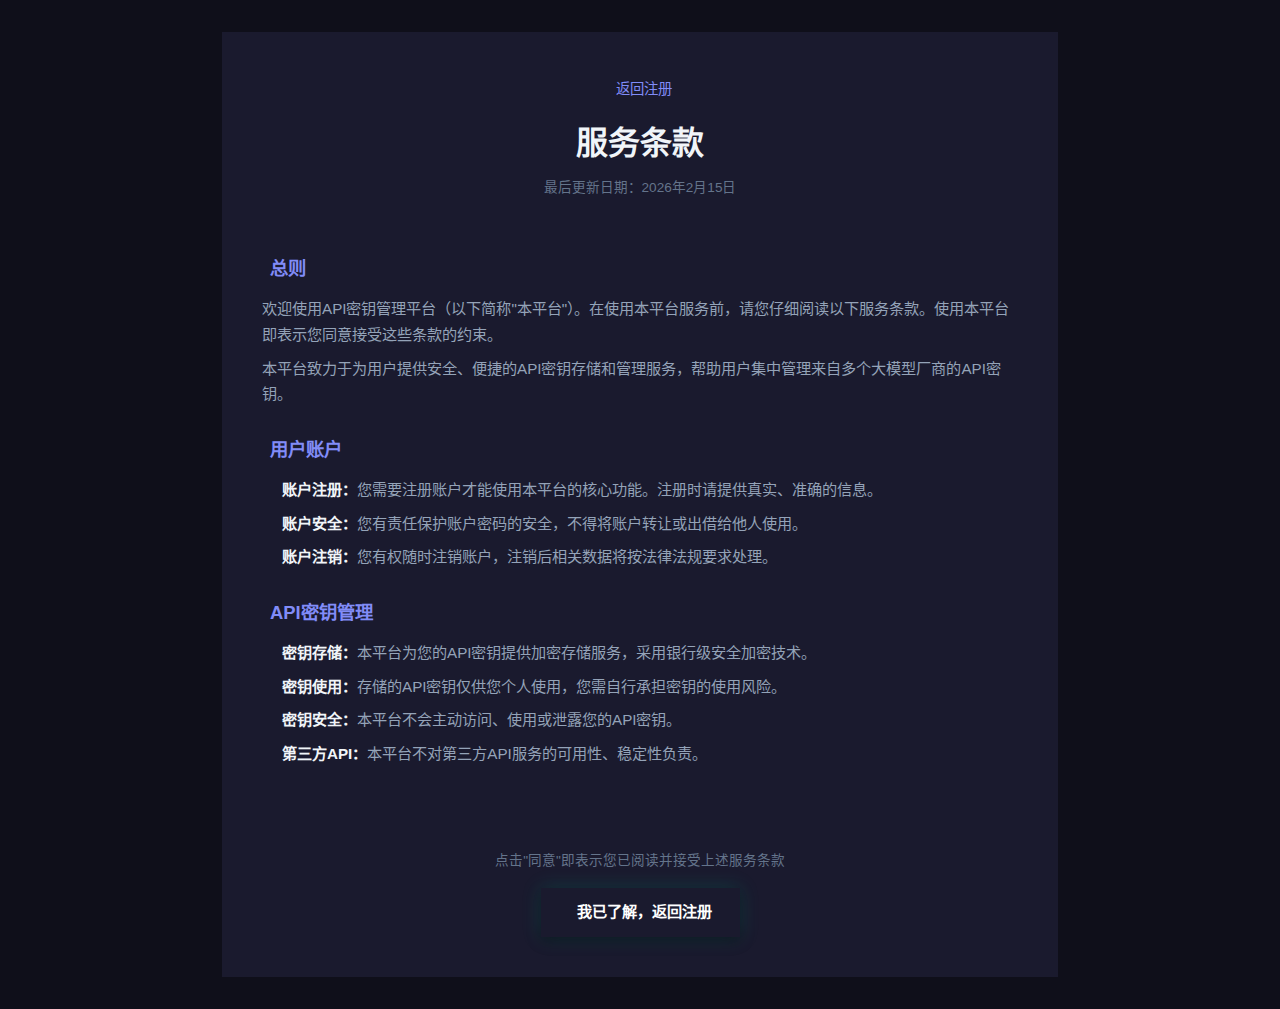
<file: terms.html>
<!DOCTYPE html>
<html lang="zh-CN">
<head>
    <meta charset="UTF-8">
    <meta name="viewport" content="width=device-width, initial-scale=1.0">
    <title>服务条款 - API密钥管理平台</title>
    <link rel="stylesheet" href="css/style.css">
    <link rel="stylesheet" href="css/terms.css">
    <script src="https://registry.npmmirror.com/lucide/latest/files/dist/umd/lucide.min.js"></script>
</head>
<body>
    <div class="terms-container">
        <div class="terms-card">
            <div class="terms-header">
                <a href="register_v2.html" class="back-link">
                    <i data-lucide="arrow-left"></i>
                    <span>返回注册</span>
                </a>
                <h1>服务条款</h1>
                <p class="update-date">最后更新日期：2026年2月15日</p>
            </div>

            <div class="terms-content">
                <section class="terms-section">
                    <h2><i data-lucide="file-text"></i> 总则</h2>
                    <p>欢迎使用API密钥管理平台（以下简称"本平台"）。在使用本平台服务前，请您仔细阅读以下服务条款。使用本平台即表示您同意接受这些条款的约束。</p>
                    <p>本平台致力于为用户提供安全、便捷的API密钥存储和管理服务，帮助用户集中管理来自多个大模型厂商的API密钥。</p>
                </section>

                <section class="terms-section">
                    <h2><i data-lucide="user"></i> 用户账户</h2>
                    <ul>
                        <li><strong>账户注册：</strong>您需要注册账户才能使用本平台的核心功能。注册时请提供真实、准确的信息。</li>
                        <li><strong>账户安全：</strong>您有责任保护账户密码的安全，不得将账户转让或出借给他人使用。</li>
                        <li><strong>账户注销：</strong>您有权随时注销账户，注销后相关数据将按法律法规要求处理。</li>
                    </ul>
                </section>

                <section class="terms-section">
                    <h2><i data-lucide="key"></i> API密钥管理</h2>
                    <ul>
                        <li><strong>密钥存储：</strong>本平台为您的API密钥提供加密存储服务，采用银行级安全加密技术。</li>
                        <li><strong>密钥使用：</strong>存储的API密钥仅供您个人使用，您需自行承担密钥的使用风险。</li>
                        <li><strong>密钥安全：</strong>本平台不会主动访问、使用或泄露您的API密钥。</li>
                        <li><strong>第三方API：</strong>本平台不对第三方API服务的可用性、稳定性负责。</li>
                    </ul>
                </section>

                <section class="terms-section">
                    <h2><i data-lucide="shield-check"></i> 隐私保护</h2>
                    <ul>
                        <li><strong>数据加密：</strong>您的所有敏感数据均采用高强度加密存储。</li>
                        <li><strong>信息收集：</strong>我们仅收集提供服务所必需的信息，不会收集与服务无关的个人信息。</li>
                        <li><strong>信息共享：</strong>未经您的同意，我们不会将您的个人信息共享给第三方。</li>
                        <li><strong>数据保留：</strong>账户注销后，我们将依法删除或匿名化处理您的个人数据。</li>
                    </ul>
                </section>

                <section class="terms-section">
                    <h2><i data-lucide="alert-triangle"></i> 用户责任</h2>
                    <ul>
                        <li>不得使用本平台从事任何违法违规活动。</li>
                        <li>不得存储非法获取的API密钥。</li>
                        <li>不得利用本平台攻击、破坏第三方服务。</li>
                        <li>不得尝试破解、攻击本平台的安全系统。</li>
                        <li>发现安全漏洞应及时向平台报告。</li>
                    </ul>
                </section>

                <section class="terms-section">
                    <h2><i data-lucide="ban"></i> 服务限制</h2>
                    <ul>
                        <li><strong>服务中断：</strong>因系统维护、升级等原因，我们可能暂停部分服务，届时将提前公告。</li>
                        <li><strong>使用限制：</strong>为保障系统稳定，我们可能对API调用频率等进行限制。</li>
                        <li><strong>违规处理：</strong>对违反服务条款的用户，我们有权暂停或终止其服务。</li>
                    </ul>
                </section>

                <section class="terms-section">
                    <h2><i data-lucide="scale"></i> 免责声明</h2>
                    <ul>
                        <li>本平台不对因不可抗力导致的服务中断负责。</li>
                        <li>本平台不对因用户自身原因导致的密钥泄露负责。</li>
                        <li>本平台不对第三方API服务的任何问题负责。</li>
                        <li>本平台的服务按"现状"提供，不提供任何明示或暗示的保证。</li>
                    </ul>
                </section>

                <section class="terms-section">
                    <h2><i data-lucide="refresh-cw"></i> 条款修改</h2>
                    <p>我们保留随时修改本服务条款的权利。修改后的条款将在本页面公布，您继续使用本平台服务即表示您接受修改后的条款。如您不同意修改后的条款，应停止使用本平台服务。</p>
                </section>

                <section class="terms-section">
                    <h2><i data-lucide="mail"></i> 联系我们</h2>
                    <p>如您对本服务条款有任何疑问，可通过以下方式联系我们：</p>
                    <ul>
                        <li>邮箱：support@api-manager.com</li>
                        <li>工作时间：周一至周五 9:00-18:00</li>
                    </ul>
                </section>
            </div>

            <div class="terms-footer">
                <p>点击"同意"即表示您已阅读并接受上述服务条款</p>
                <a href="register_v2.html" class="agree-btn">
                    <i data-lucide="check"></i>
                    <span>我已了解，返回注册</span>
                </a>
            </div>
        </div>
    </div>

    <script>
        lucide.createIcons();
    </script>
</body>
</html>
</file>
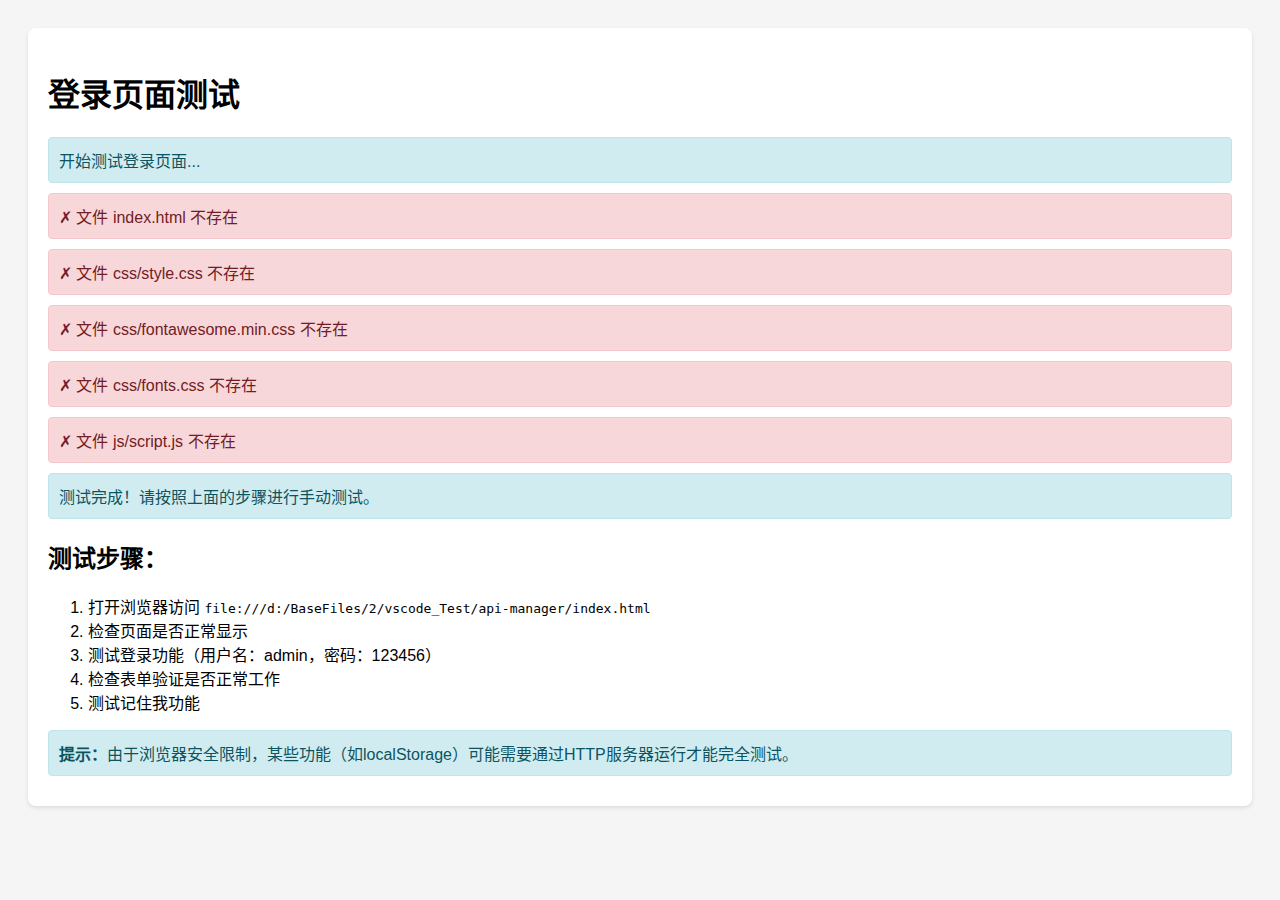
<file: test.html>
<!DOCTYPE html>
<html lang="zh-CN">
<head>
    <meta charset="UTF-8">
    <meta name="viewport" content="width=device-width, initial-scale=1.0">
    <title>登录页面测试</title>
    <style>
        body {
            font-family: Arial, sans-serif;
            padding: 20px;
            background-color: #f5f5f5;
        }
        .test-container {
            max-width: 1200px;
            margin: 0 auto;
            background: white;
            padding: 20px;
            border-radius: 8px;
            box-shadow: 0 2px 4px rgba(0,0,0,0.1);
        }
        .test-result {
            margin: 10px 0;
            padding: 10px;
            border-radius: 4px;
        }
        .success {
            background-color: #d4edda;
            color: #155724;
            border: 1px solid #c3e6cb;
        }
        .error {
            background-color: #f8d7da;
            color: #721c24;
            border: 1px solid #f5c6cb;
        }
        .info {
            background-color: #d1ecf1;
            color: #0c5460;
            border: 1px solid #bee5eb;
        }
    </style>
</head>
<body>
    <div class="test-container">
        <h1>登录页面测试</h1>
        <div id="testResults"></div>
        
        <h2>测试步骤：</h2>
        <ol>
            <li>打开浏览器访问 <code>file:///d:/BaseFiles/2/vscode_Test/api-manager/index.html</code></li>
            <li>检查页面是否正常显示</li>
            <li>测试登录功能（用户名：admin，密码：123456）</li>
            <li>检查表单验证是否正常工作</li>
            <li>测试记住我功能</li>
        </ol>
        
        <div class="test-result info">
            <strong>提示：</strong>由于浏览器安全限制，某些功能（如localStorage）可能需要通过HTTP服务器运行才能完全测试。
        </div>
    </div>

    <script>
        const testResults = document.getElementById('testResults');
        
        function addTestResult(message, type = 'info') {
            const div = document.createElement('div');
            div.className = `test-result ${type}`;
            div.textContent = message;
            testResults.appendChild(div);
        }
        
        // 检查文件是否存在
        function checkFileExists(path) {
            try {
                const fs = require('fs');
                return fs.existsSync(path);
            } catch (e) {
                return false;
            }
        }
        
        // 开始测试
        addTestResult('开始测试登录页面...', 'info');
        
        // 检查关键文件
        const requiredFiles = [
            'index.html',
            'css/style.css',
            'css/fontawesome.min.css',
            'css/fonts.css',
            'js/script.js'
        ];
        
        requiredFiles.forEach(file => {
            const exists = checkFileExists(`d:/BaseFiles/2/vscode_Test/api-manager/${file}`);
            if (exists) {
                addTestResult(`✓ 文件 ${file} 存在`, 'success');
            } else {
                addTestResult(`✗ 文件 ${file} 不存在`, 'error');
            }
        });
        
        addTestResult('测试完成！请按照上面的步骤进行手动测试。', 'info');
    </script>
</body>
</html>
</file>
<file: css/style.css>
/* ================================
   LLM API Manager - 登录页样式
   现代双栏布局设计
   ================================ */

/* CSS 变量 */
:root {
    /* 主色调 */
    --primary: #6366f1;
    --primary-dark: #4f46e5;
    --primary-light: #818cf8;
    --primary-glow: rgba(99, 102, 241, 0.3);
    
    /* 强调色 */
    --accent: #06b6d4;
    --accent-light: #22d3ee;
    
    /* 成功/错误 */
    --success: #10b981;
    --error: #ef4444;
    --warning: #f59e0b;
    
    /* 背景色 */
    --bg-dark: #0f0f1a;
    --bg-card: #1a1a2e;
    --bg-input: #16162a;
    --bg-brand: linear-gradient(135deg, #1e1b4b 0%, #312e81 50%, #1e1b4b 100%);
    
    /* 文字色 */
    --text-primary: #f1f5f9;
    --text-secondary: #94a3b8;
    --text-muted: #64748b;
    
    /* 边框 */
    --border: rgba(255, 255, 255, 0.08);
    --border-hover: rgba(99, 102, 241, 0.5);
    --border-focus: var(--primary);
    
    /* 圆角 */
    --radius-sm: 8px;
    --radius-md: 12px;
    --radius-lg: 16px;
    --radius-xl: 24px;
    
    /* 阴影 */
    --shadow-sm: 0 2px 4px rgba(0, 0, 0, 0.3);
    --shadow-md: 0 4px 12px rgba(0, 0, 0, 0.4);
    --shadow-lg: 0 8px 24px rgba(0, 0, 0, 0.5);
    --shadow-glow: 0 0 40px var(--primary-glow);
    
    /* 过渡 */
    --transition: all 0.3s cubic-bezier(0.4, 0, 0.2, 1);
}

/* 重置样式 */
*, *::before, *::after {
    margin: 0;
    padding: 0;
    box-sizing: border-box;
}

html {
    font-size: 16px;
}

body {
    font-family: 'Inter', -apple-system, BlinkMacSystemFont, 'Segoe UI', Roboto, sans-serif;
    background: var(--bg-dark);
    color: var(--text-primary);
    min-height: 100vh;
    line-height: 1.6;
    -webkit-font-smoothing: antialiased;
    -moz-osx-font-smoothing: grayscale;
}

/* ================================
   页面布局
   ================================ */
.login-page {
    display: grid;
    grid-template-columns: 1fr 1fr;
    min-height: 100vh;
}

/* ================================
   左侧品牌区域
   ================================ */
.brand-section {
    background: var(--bg-brand);
    position: relative;
    display: flex;
    align-items: center;
    justify-content: center;
    padding: 3rem;
    overflow: hidden;
}

.brand-content {
    position: relative;
    z-index: 2;
    max-width: 480px;
}

.brand-logo {
    display: flex;
    align-items: center;
    gap: 1rem;
    margin-bottom: 2.5rem;
}

.logo-icon {
    width: 56px;
    height: 56px;
    background: linear-gradient(135deg, var(--primary), var(--accent));
    border-radius: 14px;
    display: flex;
    align-items: center;
    justify-content: center;
    box-shadow: var(--shadow-lg), var(--shadow-glow);
}

.logo-icon i {
    display: flex;
    align-items: center;
    justify-content: center;
}

.logo-icon i svg {
    width: 28px;
    height: 28px;
    color: white;
    stroke: white;
}

.logo-text {
    font-size: 1.5rem;
    font-weight: 700;
    color: var(--text-primary);
    letter-spacing: -0.5px;
}

.brand-title {
    font-size: 2.5rem;
    font-weight: 800;
    line-height: 1.2;
    margin-bottom: 1rem;
    background: linear-gradient(135deg, var(--text-primary), var(--primary-light));
    -webkit-background-clip: text;
    -webkit-text-fill-color: transparent;
    background-clip: text;
}

.brand-subtitle {
    font-size: 1.125rem;
    color: var(--text-secondary);
    margin-bottom: 3rem;
    line-height: 1.7;
}

/* 特性列表 */
.feature-list {
    display: flex;
    flex-direction: column;
    gap: 1.5rem;
}

.feature-item {
    display: flex;
    align-items: center;
    gap: 1rem;
    padding: 1rem;
    background: rgba(255, 255, 255, 0.03);
    border-radius: var(--radius-md);
    border: 1px solid var(--border);
    transition: var(--transition);
}

.feature-item:hover {
    background: rgba(255, 255, 255, 0.06);
    border-color: var(--border-hover);
    transform: translateX(8px);
}

.feature-icon {
    width: 48px;
    height: 48px;
    background: linear-gradient(135deg, var(--primary), var(--accent));
    border-radius: var(--radius-sm);
    display: flex;
    align-items: center;
    justify-content: center;
    flex-shrink: 0;
}

.feature-icon i svg {
    width: 24px;
    height: 24px;
    color: white;
    stroke: white;
}

.feature-text h4 {
    font-size: 1rem;
    font-weight: 600;
    color: var(--text-primary);
    margin-bottom: 0.25rem;
}

.feature-text p {
    font-size: 0.875rem;
    color: var(--text-muted);
}

/* 装饰元素 */
.brand-decoration {
    position: absolute;
    top: 0;
    left: 0;
    right: 0;
    bottom: 0;
    overflow: hidden;
    pointer-events: none;
}

.deco-circle {
    position: absolute;
    border-radius: 50%;
    background: linear-gradient(135deg, var(--primary-glow), transparent);
    opacity: 0.3;
}

.deco-1 {
    width: 400px;
    height: 400px;
    top: -100px;
    right: -100px;
    animation: float 20s ease-in-out infinite;
}

.deco-2 {
    width: 300px;
    height: 300px;
    bottom: -50px;
    left: -50px;
    animation: float 15s ease-in-out infinite reverse;
}

.deco-3 {
    width: 200px;
    height: 200px;
    top: 50%;
    left: 50%;
    transform: translate(-50%, -50%);
    animation: pulse 10s ease-in-out infinite;
}

@keyframes float {
    0%, 100% { transform: translate(0, 0) rotate(0deg); }
    25% { transform: translate(20px, -20px) rotate(5deg); }
    50% { transform: translate(-10px, 20px) rotate(-5deg); }
    75% { transform: translate(15px, 10px) rotate(3deg); }
}

@keyframes pulse {
    0%, 100% { opacity: 0.2; transform: translate(-50%, -50%) scale(1); }
    50% { opacity: 0.4; transform: translate(-50%, -50%) scale(1.1); }
}

/* ================================
   右侧登录区域
   ================================ */
.login-section {
    display: flex;
    align-items: center;
    justify-content: center;
    padding: 2rem;
    background: var(--bg-dark);
}

.login-card {
    width: 100%;
    max-width: 420px;
    padding: 2.5rem;
    background: var(--bg-card);
    border-radius: var(--radius-xl);
    border: 1px solid var(--border);
    box-shadow: var(--shadow-lg);
}

.login-header {
    text-align: center;
    margin-bottom: 2rem;
}

.login-header h2 {
    font-size: 1.75rem;
    font-weight: 700;
    color: var(--text-primary);
    margin-bottom: 0.5rem;
}

.login-header p {
    font-size: 0.95rem;
    color: var(--text-secondary);
}

/* ================================
   表单样式
   ================================ */
.login-form {
    display: flex;
    flex-direction: column;
    gap: 1.5rem;
}

.form-group {
    display: flex;
    flex-direction: column;
    gap: 0.5rem;
}

.form-group label {
    display: flex;
    align-items: center;
    gap: 0.5rem;
    font-size: 0.875rem;
    font-weight: 500;
    color: var(--text-secondary);
}

.form-group label i svg {
    width: 16px;
    height: 16px;
    stroke: var(--primary-light);
}

.form-group input {
    width: 100%;
    height: 48px;
    padding: 0 1rem;
    background: var(--bg-input);
    border: 1px solid var(--border);
    border-radius: var(--radius-sm);
    color: var(--text-primary);
    font-size: 1rem;
    transition: var(--transition);
    outline: none;
}

.form-group input::placeholder {
    color: var(--text-muted);
}

.form-group input:hover {
    border-color: var(--border-hover);
}

.form-group input:focus {
    border-color: var(--primary);
    background: rgba(99, 102, 241, 0.05);
    box-shadow: 0 0 0 3px var(--primary-glow);
}

/* 输入框带图标 */
.input-with-icon {
    position: relative;
}

.input-with-icon input {
    padding-right: 3rem;
}

.icon-btn {
    position: absolute;
    right: 0.75rem;
    top: 50%;
    transform: translateY(-50%);
    background: none;
    border: none;
    color: var(--text-muted);
    cursor: pointer;
    padding: 0.25rem;
    display: flex;
    align-items: center;
    justify-content: center;
    transition: var(--transition);
}

.icon-btn:hover {
    color: var(--primary-light);
}

.icon-btn i svg {
    width: 20px;
    height: 20px;
}

/* 输入提示 */
.input-hint {
    display: flex;
    align-items: center;
    gap: 0.5rem;
    font-size: 0.75rem;
    color: var(--text-muted);
    margin-top: 0.25rem;
}

.input-hint i svg {
    width: 14px;
    height: 14px;
}

/* ================================
   表单选项
   ================================ */
.form-options {
    display: flex;
    justify-content: space-between;
    align-items: center;
    margin: 0.5rem 0;
}

/* 自定义复选框 */
.checkbox-wrapper {
    display: flex;
    align-items: center;
    gap: 0.5rem;
    cursor: pointer;
    position: relative;
}

.checkbox-wrapper input {
    position: absolute;
    opacity: 0;
    width: 0;
    height: 0;
}

.checkmark {
    width: 20px;
    height: 20px;
    border: 2px solid var(--border);
    border-radius: 6px;
    background: var(--bg-input);
    transition: var(--transition);
    display: flex;
    align-items: center;
    justify-content: center;
}

.checkbox-wrapper input:checked + .checkmark {
    background: var(--primary);
    border-color: var(--primary);
}

.checkbox-wrapper input:checked + .checkmark::after {
    content: '';
    width: 6px;
    height: 10px;
    border: solid white;
    border-width: 0 2px 2px 0;
    transform: rotate(45deg);
    margin-bottom: 2px;
}

.checkbox-label {
    font-size: 0.875rem;
    color: var(--text-secondary);
}

/* 忘记密码链接 */
.forgot-link {
    font-size: 0.875rem;
    color: var(--primary-light);
    text-decoration: none;
    transition: var(--transition);
}

.forgot-link:hover {
    color: var(--primary);
    text-decoration: underline;
}

/* ================================
   主按钮
   ================================ */
.btn-primary {
    width: 100%;
    height: 52px;
    background: linear-gradient(135deg, var(--primary), var(--primary-dark));
    border: none;
    border-radius: var(--radius-sm);
    color: white;
    font-size: 1rem;
    font-weight: 600;
    cursor: pointer;
    display: flex;
    align-items: center;
    justify-content: center;
    gap: 0.5rem;
    transition: var(--transition);
    box-shadow: var(--shadow-md), 0 0 20px var(--primary-glow);
    position: relative;
    overflow: hidden;
}

.btn-primary::before {
    content: '';
    position: absolute;
    top: 0;
    left: -100%;
    width: 100%;
    height: 100%;
    background: linear-gradient(90deg, transparent, rgba(255, 255, 255, 0.2), transparent);
    transition: left 0.5s;
}

.btn-primary:hover {
    transform: translateY(-2px);
    box-shadow: var(--shadow-lg), 0 0 30px var(--primary-glow);
}

.btn-primary:hover::before {
    left: 100%;
}

.btn-primary:active {
    transform: translateY(0);
}

.btn-primary i svg {
    width: 20px;
    height: 20px;
}

/* ================================
   登录底部
   ================================ */
.login-footer {
    text-align: center;
    margin-top: 2rem;
    padding-top: 1.5rem;
    border-top: 1px solid var(--border);
}

.login-footer p {
    font-size: 0.875rem;
    color: var(--text-secondary);
}

.register-link {
    color: var(--accent-light);
    text-decoration: none;
    font-weight: 600;
    transition: var(--transition);
}

.register-link:hover {
    color: var(--accent);
    text-decoration: underline;
}

/* ================================
   加载遮罩
   ================================ */
.loading-overlay {
    position: fixed;
    top: 0;
    left: 0;
    right: 0;
    bottom: 0;
    background: rgba(15, 15, 26, 0.95);
    display: none;
    align-items: center;
    justify-content: center;
    z-index: 9999;
}

.loading-overlay.show {
    display: flex;
}

.loading-content {
    display: flex;
    flex-direction: column;
    align-items: center;
    gap: 1rem;
}

.loading-spinner {
    width: 48px;
    height: 48px;
    animation: spin 1s linear infinite;
}

.loading-spinner i svg {
    width: 48px;
    height: 48px;
    stroke: var(--primary);
}

@keyframes spin {
    from { transform: rotate(0deg); }
    to { transform: rotate(360deg); }
}

.loading-content span {
    font-size: 1rem;
    color: var(--text-secondary);
}

/* ================================
   通知样式
   ================================ */
#notificationContainer {
    position: fixed;
    top: 1.5rem;
    right: 1.5rem;
    z-index: 10000;
    display: flex;
    flex-direction: column;
    gap: 0.75rem;
}

.notification {
    display: flex;
    align-items: center;
    gap: 0.75rem;
    padding: 1rem 1.25rem;
    background: var(--bg-card);
    border-radius: var(--radius-md);
    border: 1px solid var(--border);
    box-shadow: var(--shadow-lg);
    transform: translateX(120%);
    transition: var(--transition);
    max-width: 360px;
}

.notification.show {
    transform: translateX(0);
}

.notification i svg {
    width: 20px;
    height: 20px;
    flex-shrink: 0;
}

.notification.success {
    border-color: var(--success);
}

.notification.success i svg {
    stroke: var(--success);
}

.notification.error {
    border-color: var(--error);
}

.notification.error i svg {
    stroke: var(--error);
}

.notification.info {
    border-color: var(--primary);
}

.notification.info i svg {
    stroke: var(--primary);
}

.notification span {
    font-size: 0.9rem;
    color: var(--text-primary);
}

/* ================================
   错误状态
   ================================ */
.form-group.error input {
    border-color: var(--error);
    background: rgba(239, 68, 68, 0.05);
    box-shadow: 0 0 0 3px rgba(239, 68, 68, 0.2);
}

.error-message {
    font-size: 0.75rem;
    color: var(--error);
    margin-top: 0.25rem;
}

/* ================================
   响应式设计
   ================================ */
@media (max-width: 1024px) {
    .login-page {
        grid-template-columns: 1fr;
    }
    
    .brand-section {
        display: none;
    }
    
    .login-section {
        min-height: 100vh;
        padding: 1.5rem;
    }
    
    .login-card {
        max-width: 100%;
        padding: 2rem;
    }
}

@media (max-width: 480px) {
    .login-section {
        padding: 1rem;
    }
    
    .login-card {
        padding: 1.5rem;
        border-radius: var(--radius-lg);
    }
    
    .login-header h2 {
        font-size: 1.5rem;
    }
    
    .brand-title {
        font-size: 2rem;
    }
    
    .btn-primary {
        height: 48px;
    }
    
    .form-options {
        flex-direction: column;
        align-items: flex-start;
        gap: 0.75rem;
    }
}

/* 小屏幕高度适配 */
@media (max-height: 700px) {
    .login-section {
        align-items: flex-start;
        padding-top: 2rem;
    }
    
    .login-card {
        padding: 1.5rem;
    }
    
    .login-form {
        gap: 1rem;
    }
}
</file>
<file: css/terms.css>
/* 服务条款页面样式 */

.terms-container {
    width: 100%;
    max-width: 900px;
    margin: 0 auto;
    padding: clamp(1rem, 3vw, 2rem);
    min-height: 100vh;
    display: flex;
    align-items: flex-start;
    justify-content: center;
}

.terms-card {
    background: var(--bg-card);
    backdrop-filter: blur(20px);
    border: 1px solid var(--border-color);
    border-radius: var(--border-radius-lg);
    padding: clamp(1.5rem, 4vw, 2.5rem);
    width: 100%;
    box-shadow: var(--shadow-xl), var(--shadow-glow);
    position: relative;
}

.terms-card::before {
    content: '';
    position: absolute;
    top: 0;
    left: 0;
    right: 0;
    height: 3px;
    background: linear-gradient(90deg, var(--primary-color), var(--accent-color));
    border-radius: var(--border-radius-lg) var(--border-radius-lg) 0 0;
}

/* 头部 */
.terms-header {
    text-align: center;
    margin-bottom: clamp(1.5rem, 3vw, 2rem);
    padding-bottom: clamp(1rem, 2vw, 1.5rem);
    border-bottom: 1px solid var(--border-color);
}

.back-link {
    display: inline-flex;
    align-items: center;
    gap: 0.5rem;
    color: var(--primary-light);
    text-decoration: none;
    font-size: clamp(0.8rem, 2vw, 0.9rem);
    margin-bottom: 1rem;
    transition: var(--transition);
}

.back-link:hover {
    color: var(--primary-color);
}

.back-link i {
    display: flex;
    align-items: center;
    justify-content: center;
}

.back-link i svg {
    width: 16px;
    height: 16px;
    stroke: currentColor;
}

.terms-header h1 {
    color: var(--text-primary);
    font-size: clamp(1.5rem, 4vw, 2rem);
    font-weight: 700;
    margin-bottom: 0.5rem;
}

.update-date {
    color: var(--text-muted);
    font-size: clamp(0.75rem, 2vw, 0.85rem);
}

/* 内容区域 */
.terms-content {
    max-height: 60vh;
    overflow-y: auto;
    padding-right: 0.5rem;
}

/* 自定义滚动条 */
.terms-content::-webkit-scrollbar {
    width: 6px;
}

.terms-content::-webkit-scrollbar-track {
    background: rgba(255, 255, 255, 0.05);
    border-radius: 3px;
}

.terms-content::-webkit-scrollbar-thumb {
    background: var(--primary-color);
    border-radius: 3px;
}

/* 条款章节 */
.terms-section {
    margin-bottom: clamp(1.25rem, 3vw, 1.75rem);
}

.terms-section h2 {
    display: flex;
    align-items: center;
    gap: 0.5rem;
    color: var(--primary-light);
    font-size: clamp(1rem, 2.5vw, 1.15rem);
    font-weight: 600;
    margin-bottom: 0.75rem;
}

.terms-section h2 i {
    display: flex;
    align-items: center;
    justify-content: center;
}

.terms-section h2 i svg {
    width: 20px;
    height: 20px;
    stroke: var(--primary-color);
}

.terms-section p {
    color: var(--text-secondary);
    font-size: clamp(0.85rem, 2vw, 0.95rem);
    line-height: 1.7;
    margin-bottom: 0.5rem;
}

.terms-section ul {
    list-style: none;
    padding: 0;
}

.terms-section li {
    color: var(--text-secondary);
    font-size: clamp(0.85rem, 2vw, 0.95rem);
    line-height: 1.7;
    padding-left: 1.25rem;
    position: relative;
    margin-bottom: 0.5rem;
}

.terms-section li::before {
    content: '';
    position: absolute;
    left: 0;
    top: 0.6em;
    width: 6px;
    height: 6px;
    background: var(--primary-color);
    border-radius: 50%;
}

.terms-section li strong {
    color: var(--text-primary);
}

/* 底部 */
.terms-footer {
    text-align: center;
    margin-top: clamp(1.5rem, 3vw, 2rem);
    padding-top: clamp(1rem, 2vw, 1.5rem);
    border-top: 1px solid var(--border-color);
}

.terms-footer p {
    color: var(--text-muted);
    font-size: clamp(0.75rem, 2vw, 0.85rem);
    margin-bottom: 1rem;
}

.agree-btn {
    display: inline-flex;
    align-items: center;
    justify-content: center;
    gap: 0.5rem;
    padding: clamp(0.6rem, 2vw, 0.75rem) clamp(1.25rem, 3vw, 1.75rem);
    background: linear-gradient(135deg, var(--primary-color), var(--accent-color));
    border: none;
    border-radius: var(--border-radius-sm);
    color: white;
    font-size: clamp(0.85rem, 2vw, 0.95rem);
    font-weight: 600;
    text-decoration: none;
    cursor: pointer;
    transition: var(--transition);
    box-shadow: var(--shadow-md), 0 0 20px rgba(0, 212, 170, 0.2);
}

.agree-btn:hover {
    transform: translateY(-2px);
    box-shadow: var(--shadow-lg), 0 0 30px rgba(0, 212, 170, 0.35);
}

.agree-btn i {
    display: flex;
    align-items: center;
    justify-content: center;
}

.agree-btn i svg {
    width: 18px;
    height: 18px;
    stroke: white;
}

/* 响应式 */
@media (max-width: 640px) {
    .terms-container {
        padding: 0.5rem;
    }
    
    .terms-card {
        padding: clamp(1rem, 3vw, 1.5rem);
    }
    
    .terms-content {
        max-height: 55vh;
    }
}
</file>
